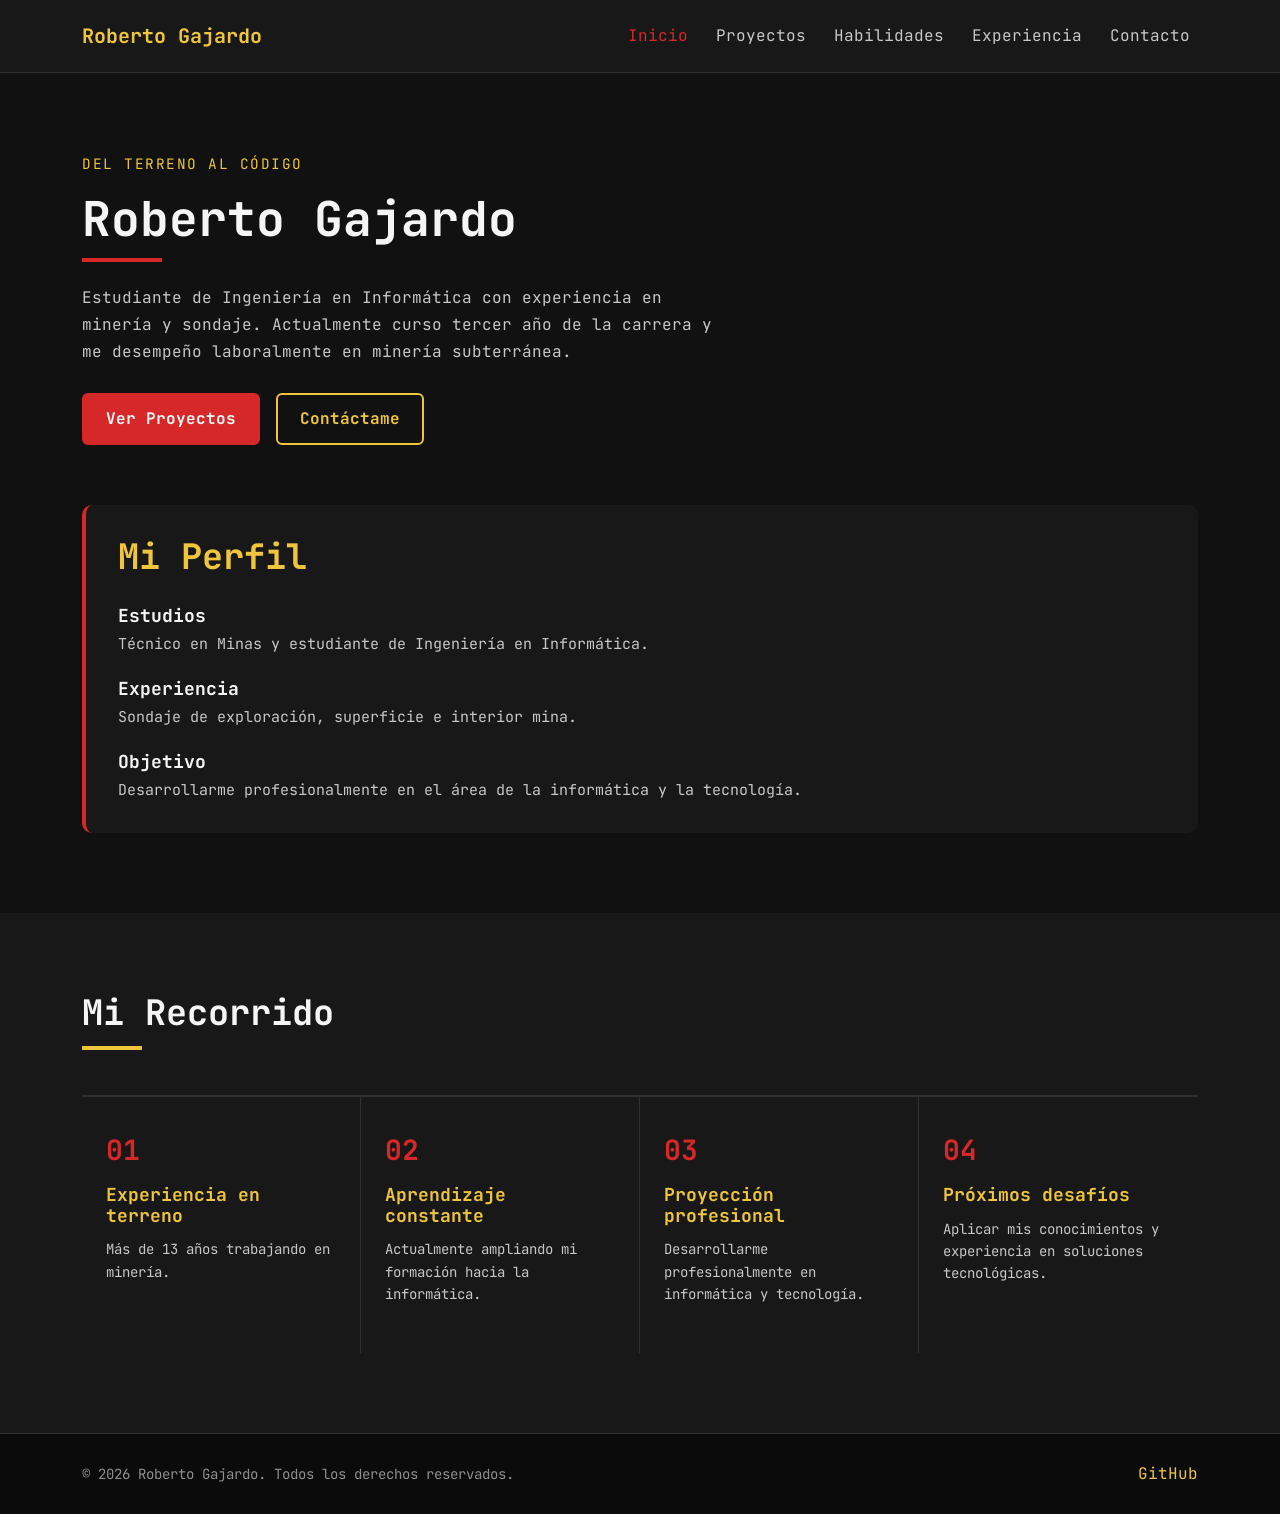
<file: Portafolio/index.html>
<!doctype html>
<html lang="es">
  <head>
    <meta charset="UTF-8" />
    <meta name="viewport" content="width=device-width, initial-scale=1.0" />
    <title>Portafolio - Roberto Gajardo</title>
    <meta
      name="description"
      content="Portafolio de Roberto Gajardo, estudiante de Ingeniería en Informática, técnico en minas y profesional con experiencia en sondaje."
    />
    <!--bootstrap-->
    <link
      href="https://cdn.jsdelivr.net/npm/bootstrap@5.3.8/dist/css/bootstrap.min.css"
      rel="stylesheet"
    />
    <!--tipografía-->

    <link rel="preconnect" href="https://fonts.googleapis.com" />
    <link rel="preconnect" href="https://fonts.gstatic.com" crossorigin />
    <link
      href="https://fonts.googleapis.com/css2?family=JetBrains+Mono:wght@500&display=swap"
      rel="stylesheet"
    />
    <!--css Propio -->
    <link rel="stylesheet" href="../CSS/style.css" />
  </head>

  <body>
    <!--barra de navegación-->

    <nav class="navbar navbar-expand-lg" aria-label="Barra de navegación">
      <div class="container">
        <a class="navbar-brand" href="index.html">Roberto Gajardo</a>

        <button
          class="navbar-toggler"
          type="button"
          data-bs-toggle="collapse"
          data-bs-target="#navbarNav"
          aria-controls="navbarNav"
          aria-expanded="false"
          aria-label="Abrir menú de navegación"
        >
          <span class="navbar-toggler-icon"></span>
        </button>

        <div class="collapse navbar-collapse" id="navbarNav">
          <ul class="navbar-nav">
            <li class="nav-item">
              <a class="nav-link active" aria-current="page" href="index.html"
                >Inicio</a
              >
            </li>
            <li class="nav-item">
              <a class="nav-link" href="proyectos.html">Proyectos</a>
            </li>
            <li class="nav-item">
              <a class="nav-link" href="habilidades.html">Habilidades</a>
            </li>
            <li class="nav-item">
              <a class="nav-link" href="experiencia.html">Experiencia</a>
            </li>
            <li class="nav-item">
              <a class="nav-link" href="contacto.html">Contacto</a>
            </li>
          </ul>
        </div>
      </div>
    </nav>
    
    <main>
      <section class="hero">
        <div class="container">
          <div class="hero-content">
            <p class="eyebrow">Del terreno al código</p>
            <h1>Roberto Gajardo</h1>

            <p class="hero-description">
              Estudiante de Ingeniería en Informática con experiencia en minería
              y sondaje. Actualmente curso tercer año de la carrera y me
              desempeño laboralmente en minería subterránea.
            </p>

            <div class="hero-buttons">
              <a href="proyectos.html" class="hero-btn-primary"
                >Ver Proyectos</a
              >
              <a href="contacto.html" class="hero-btn-secondary">Contáctame</a>
            </div>
          </div>

          <div class="hero-info">
            <h2>Mi Perfil</h2>

            <div class="info-item">
              <h3>Estudios</h3>
              <p>Técnico en Minas y estudiante de Ingeniería en Informática.</p>
            </div>

            <div class="info-item">
              <h3>Experiencia</h3>
              <p>Sondaje de exploración, superficie e interior mina.</p>
            </div>

            <div class="info-item">
              <h3>Objetivo</h3>
              <p>
                Desarrollarme profesionalmente en el área de la informática y la
                tecnología.
              </p>
            </div>
          </div>
        </div>
      </section>

      <section class="timeline">
        <div class="container">
          <div class="timeline-head">
            <h2>Mi Recorrido</h2>
          </div>

          <div class="timeline-list">
            <div class="timeline-item">
              <span class="timeline-number">01</span>
              <h3>Experiencia en terreno</h3>
              <p>Más de 13 años trabajando en minería.</p>
            </div>

            <div class="timeline-item">
              <span class="timeline-number">02</span>
              <h3>Aprendizaje constante</h3>
              <p>Actualmente ampliando mi formación hacia la informática.</p>
            </div>

            <div class="timeline-item">
              <span class="timeline-number">03</span>
              <h3>Proyección profesional</h3>
              <p>Desarrollarme profesionalmente en informática y tecnología.</p>
            </div>

            <div class="timeline-item">
              <span class="timeline-number">04</span>
              <h3>Próximos desafíos</h3>
              <p>
                Aplicar mis conocimientos y experiencia en soluciones
                tecnológicas.
              </p>
            </div>
          </div>
        </div>
      </section>
    </main>

    <!--footer-->

    <footer class="footer">
      <div class="container">
        <p>&copy; 2026 Roberto Gajardo. Todos los derechos reservados.</p>
        <a
          class="footer-link"
          href="https://github.com/gajardo262-cmyk"
          target="_blank"
          rel="noopener"
          >GitHub</a
        >
      </div>
    </footer>

    <!--bootstrap js-->

    <script src="https://cdn.jsdelivr.net/npm/bootstrap@5.3.8/dist/js/bootstrap.bundle.min.js"></script>
  </body>
</html>
</file>
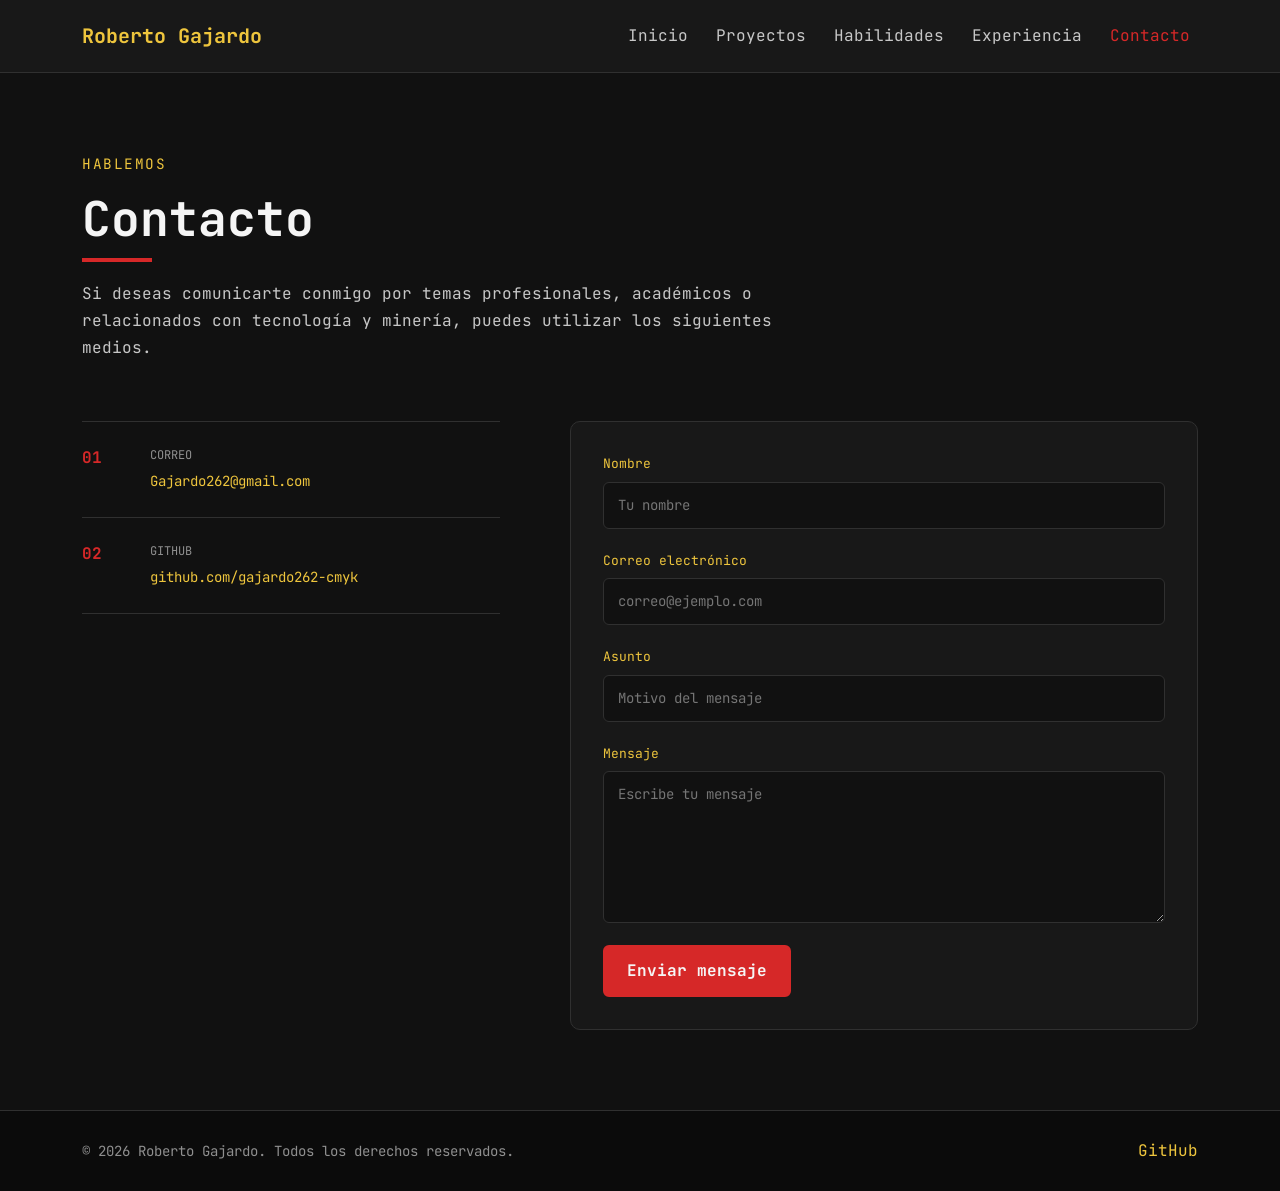
<file: Portafolio/contacto.html>
<!doctype html>
<html lang="es">
  <head>
    <meta charset="UTF-8" />
    <meta name="viewport" content="width=device-width, initial-scale=1.0" />

    <title>Contacto - Roberto Gajardo</title>

    <meta
      name="description"
      content="Página de contacto del portafolio de Roberto Gajardo."
    />

    <link
      href="https://cdn.jsdelivr.net/npm/bootstrap@5.3.8/dist/css/bootstrap.min.css"
      rel="stylesheet"
    />


    <link rel="preconnect" href="https://fonts.googleapis.com" />
    <link rel="preconnect" href="https://fonts.gstatic.com" crossorigin />
    <link
      href="https://fonts.googleapis.com/css2?family=JetBrains+Mono:wght@500&display=swap"
      rel="stylesheet"
    />


    <link rel="stylesheet" href="../CSS/style.css" />
  </head>

  <body>


    <nav class="navbar navbar-expand-lg" aria-label="Barra de navegación">
      <div class="container">
        <a class="navbar-brand" href="index.html">Roberto Gajardo</a>

        <button
          class="navbar-toggler"
          type="button"
          data-bs-toggle="collapse"
          data-bs-target="#navbarNav"
          aria-controls="navbarNav"
          aria-expanded="false"
          aria-label="Abrir menú de navegación"
        >
          <span class="navbar-toggler-icon"></span>
        </button>

        <div class="collapse navbar-collapse" id="navbarNav">
          <ul class="navbar-nav">
            <li class="nav-item">
              <a class="nav-link" href="index.html">Inicio</a>
            </li>

            <li class="nav-item">
              <a class="nav-link" href="proyectos.html">Proyectos</a>
            </li>

            <li class="nav-item">
              <a class="nav-link" href="habilidades.html">Habilidades</a>
            </li>

            <li class="nav-item">
              <a class="nav-link" href="experiencia.html">Experiencia</a>
            </li>

            <li class="nav-item">
              <a
                class="nav-link active"
                aria-current="page"
                href="contacto.html"
                >Contacto</a
              >
            </li>
          </ul>
        </div>
      </div>
    </nav>

    <main>
  

      <section class="contact-page">
        <div class="container">
          <div class="contact-head">
            <p class="eyebrow">Hablemos</p>

            <h1>Contacto</h1>

            <p>
              Si deseas comunicarte conmigo por temas profesionales, académicos
              o relacionados con tecnología y minería, puedes utilizar los
              siguientes medios.
            </p>
          </div>

          <div class="contact-layout">
        

            <div class="contact-info">
          

              <div class="contact-info-item">
                <span>01</span>

                <div>
                  <p>Correo</p>

                  <a href="mailto:Gajardo262@gmail.com" target="_blank" rel="noopener noreferrer">
                    Gajardo262@gmail.com
                  </a>
                </div>
              </div>

   

              <div class="contact-info-item">
                <span>02</span>

                <div>
                  <p>GitHub</p>

                  <a
                    href="https://github.com/gajardo262-cmyk"
                    target="_blank"
                    rel="noopener"
                  >
                    github.com/gajardo262-cmyk
                  </a>
                </div>
              </div>
            </div>


            <form class="contact-form" novalidate>
          

              <div class="form-group">
                <label for="nombre">Nombre</label>

                <input
                  type="text"
                  id="nombre"
                  name="nombre"
                  placeholder="Tu nombre"
                  required
                />
              </div>

  

              <div class="form-group">
                <label for="correo">Correo electrónico</label>

                <input
                  type="email"
                  id="correo"
                  name="correo"
                  placeholder="correo@ejemplo.com"
                  required
                />
              </div>

       

              <div class="form-group">
                <label for="asunto">Asunto</label>

                <input
                  type="text"
                  id="asunto"
                  name="asunto"
                  placeholder="Motivo del mensaje"
                  required
                />
              </div>

  

              <div class="form-group">
                <label for="mensaje">Mensaje</label>

                <textarea
                  id="mensaje"
                  name="mensaje"
                  rows="6"
                  placeholder="Escribe tu mensaje"
                  required
                ></textarea>
              </div>

    

              <button type="submit" class="contact-submit">
                Enviar mensaje
              </button>


              <p class="form-message" aria-live="polite"></p>
            </form>
          </div>
        </div>
      </section>
    </main>



    <footer class="footer">
      <div class="container">
        <p>&copy; 2026 Roberto Gajardo. Todos los derechos reservados.</p>

        <a
          class="footer-link"
          href="https://github.com/gajardo262-cmyk"
          target="_blank"
          rel="noopener"
          >GitHub</a
        >
      </div>
    </footer>



    <script src="https://cdn.jsdelivr.net/npm/bootstrap@5.3.8/dist/js/bootstrap.bundle.min.js"></script>


    <script src="../js/script.js"></script>
  </body>
</html>
</file>
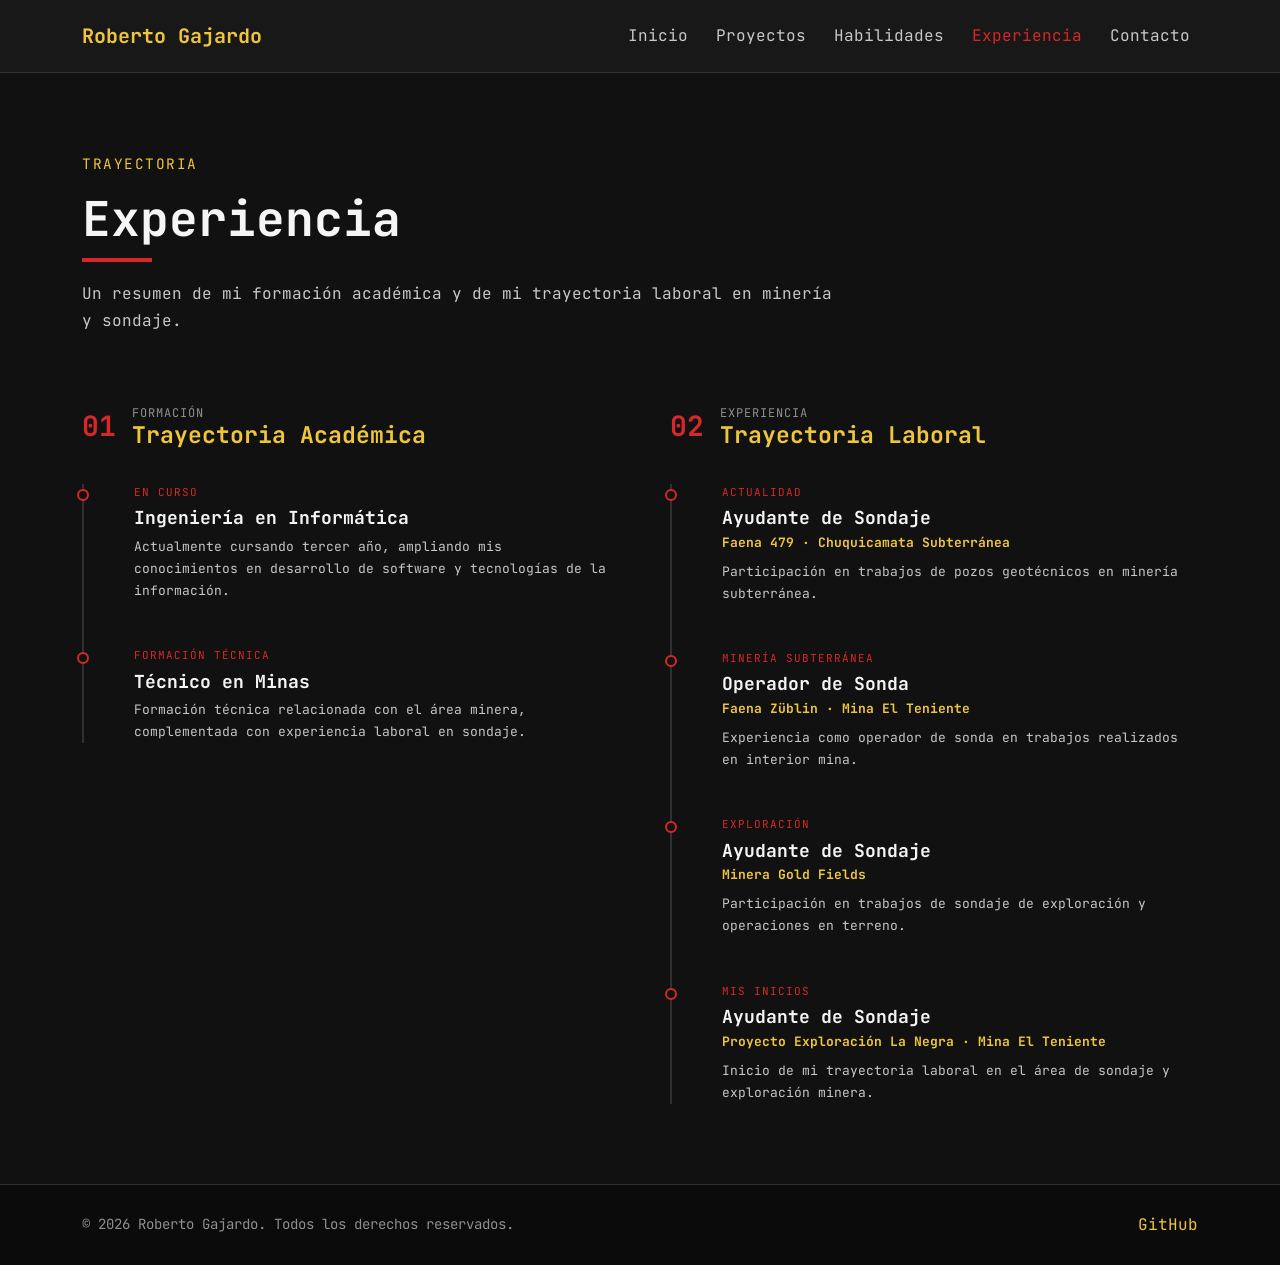
<file: Portafolio/experiencia.html>
<!doctype html>
<html lang="es">
  <head>
    <meta charset="UTF-8" />
    <meta name="viewport" content="width=device-width, initial-scale=1.0" />

    <title>Experiencia - Roberto Gajardo</title>

    <meta
      name="description"
      content="Trayectoria académica y experiencia laboral de Roberto Gajardo."
    />

    <link
      href="https://cdn.jsdelivr.net/npm/bootstrap@5.3.8/dist/css/bootstrap.min.css"
      rel="stylesheet"
    />

    <link rel="preconnect" href="https://fonts.googleapis.com" />
    <link rel="preconnect" href="https://fonts.gstatic.com" crossorigin />
    <link
      href="https://fonts.googleapis.com/css2?family=JetBrains+Mono:wght@500&display=swap"
      rel="stylesheet"
    />

    <link rel="stylesheet" href="../CSS/style.css" />
  </head>

  <body>
    <nav class="navbar navbar-expand-lg" aria-label="Barra de navegación">
      <div class="container">
        <a class="navbar-brand" href="index.html">Roberto Gajardo</a>

        <button
          class="navbar-toggler"
          type="button"
          data-bs-toggle="collapse"
          data-bs-target="#navbarNav"
          aria-controls="navbarNav"
          aria-expanded="false"
          aria-label="Abrir menú de navegación"
        >
          <span class="navbar-toggler-icon"></span>
        </button>

        <div class="collapse navbar-collapse" id="navbarNav">
          <ul class="navbar-nav">
            <li class="nav-item">
              <a class="nav-link" href="index.html">Inicio</a>
            </li>

            <li class="nav-item">
              <a class="nav-link" href="proyectos.html">Proyectos</a>
            </li>

            <li class="nav-item">
              <a class="nav-link" href="habilidades.html">Habilidades</a>
            </li>

            <li class="nav-item">
              <a
                class="nav-link active"
                aria-current="page"
                href="experiencia.html"
                >Experiencia</a
              >
            </li>

            <li class="nav-item">
              <a class="nav-link" href="contacto.html">Contacto</a>
            </li>
          </ul>
        </div>
      </div>
    </nav>

    <main>
      <section class="experience-page">
        <div class="container">
          <div class="experience-head">
            <p class="eyebrow">Trayectoria</p>

            <h1>Experiencia</h1>

            <p>
              Un resumen de mi formación académica y de mi trayectoria laboral
              en minería y sondaje.
            </p>
          </div>

          <div class="experience-columns">
            <section class="career-column">
              <div class="career-title">
                <span>01</span>

                <div>
                  <p>Formación</p>
                  <h2>Trayectoria Académica</h2>
                </div>
              </div>

              <div class="career-list">
                <article class="career-item">
                  <span class="career-status">En curso</span>

                  <h3>Ingeniería en Informática</h3>

                  <p>
                    Actualmente cursando tercer año, ampliando mis conocimientos
                    en desarrollo de software y tecnologías de la información.
                  </p>
                </article>

                <article class="career-item">
                  <span class="career-status">Formación técnica</span>

                  <h3>Técnico en Minas</h3>

                  <p>
                    Formación técnica relacionada con el área minera,
                    complementada con experiencia laboral en sondaje.
                  </p>
                </article>
              </div>
            </section>

            <section class="career-column">
              <div class="career-title">
                <span>02</span>

                <div>
                  <p>Experiencia</p>
                  <h2>Trayectoria Laboral</h2>
                </div>
              </div>

              <div class="career-list">
                <article class="career-item">
                  <span class="career-status">Actualidad</span>

                  <h3>Ayudante de Sondaje</h3>

                  <h4>Faena 479 · Chuquicamata Subterránea</h4>

                  <p>
                    Participación en trabajos de pozos geotécnicos en minería
                    subterránea.
                  </p>
                </article>

                <article class="career-item">
                  <span class="career-status">Minería subterránea</span>

                  <h3>Operador de Sonda</h3>

                  <h4>Faena Züblin · Mina El Teniente</h4>

                  <p>
                    Experiencia como operador de sonda en trabajos realizados en
                    interior mina.
                  </p>
                </article>

                <article class="career-item">
                  <span class="career-status">Exploración</span>

                  <h3>Ayudante de Sondaje</h3>

                  <h4>Minera Gold Fields</h4>

                  <p>
                    Participación en trabajos de sondaje de exploración y
                    operaciones en terreno.
                  </p>
                </article>

                <article class="career-item">
                  <span class="career-status">Mis inicios</span>

                  <h3>Ayudante de Sondaje</h3>

                  <h4>Proyecto Exploración La Negra · Mina El Teniente</h4>

                  <p>
                    Inicio de mi trayectoria laboral en el área de sondaje y
                    exploración minera.
                  </p>
                </article>
              </div>
            </section>
          </div>
        </div>
      </section>
    </main>

    <footer class="footer">
      <div class="container">
        <p>&copy; 2026 Roberto Gajardo. Todos los derechos reservados.</p>

        <a
          class="footer-link"
          href="https://github.com/gajardo262-cmyk"
          target="_blank"
          rel="noopener"
          >GitHub</a
        >
      </div>
    </footer>

    <script src="https://cdn.jsdelivr.net/npm/bootstrap@5.3.8/dist/js/bootstrap.bundle.min.js"></script>
  </body>
</html>
</file>
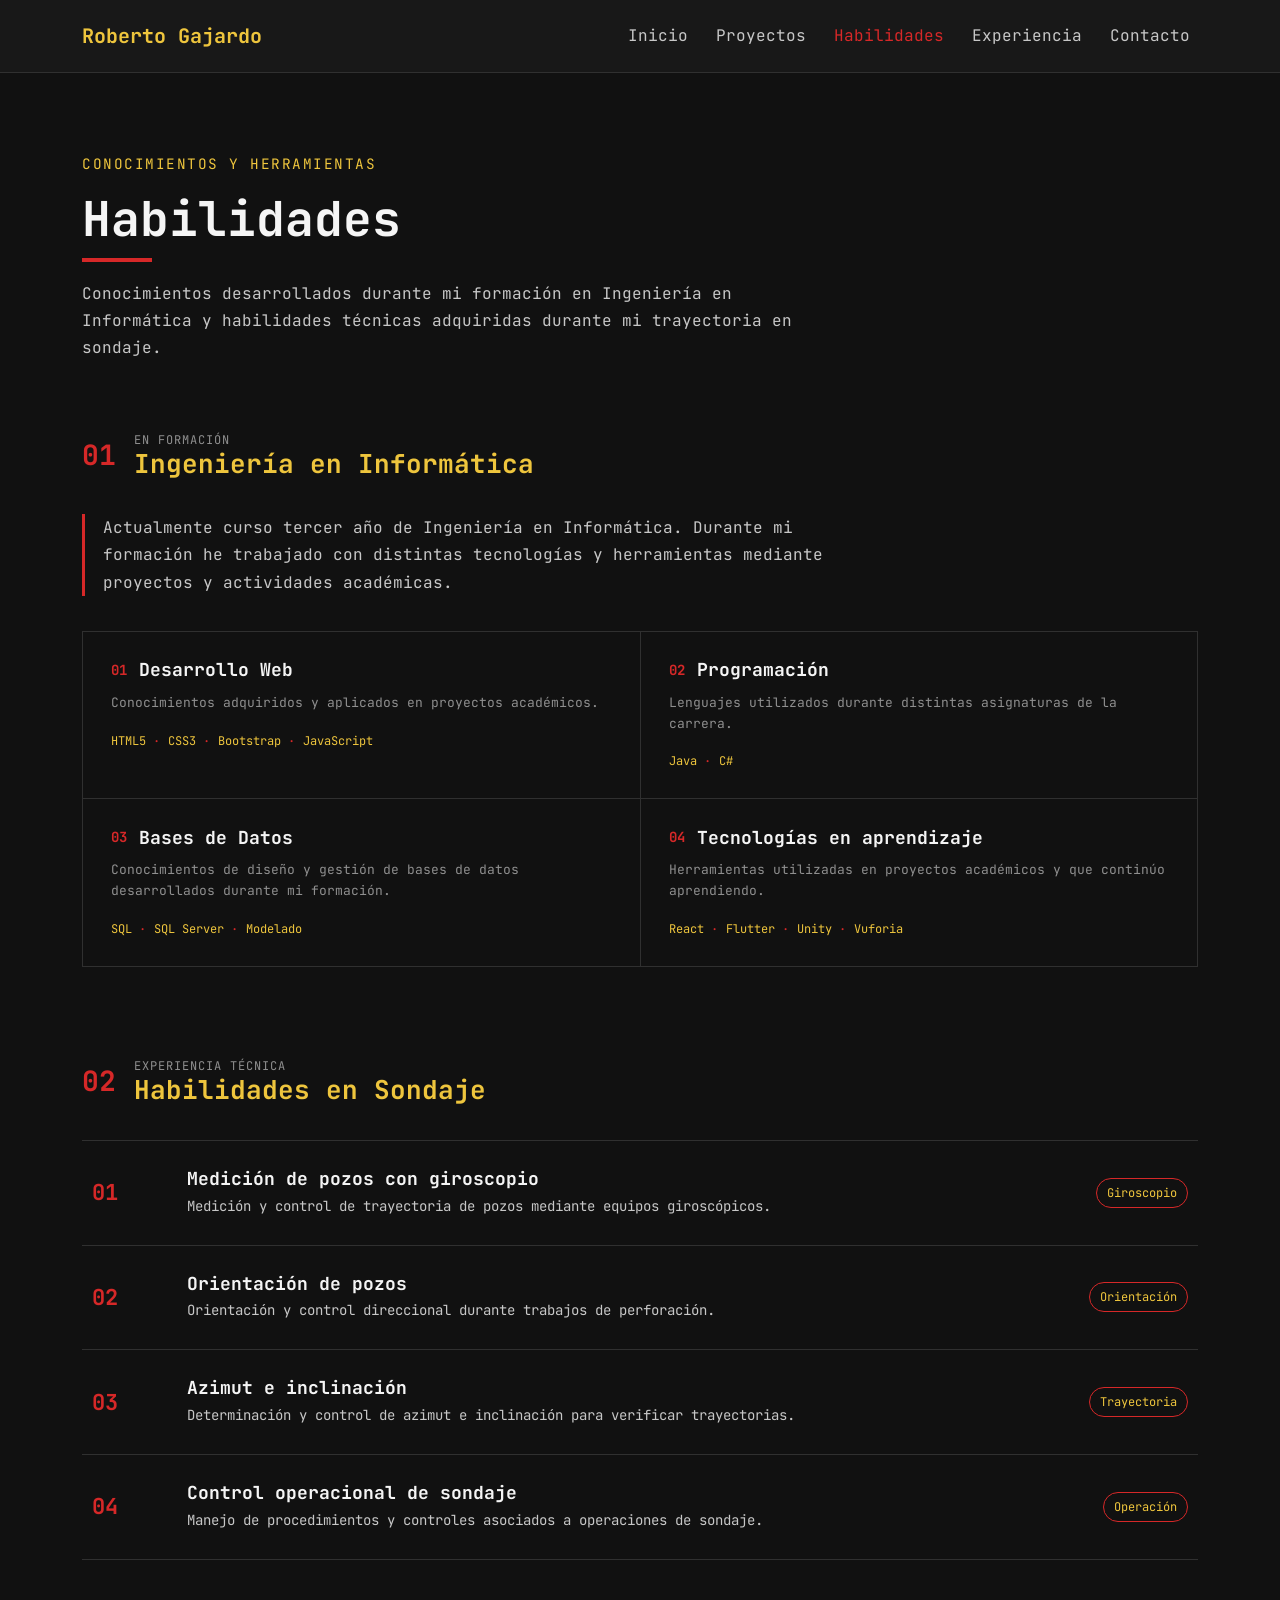
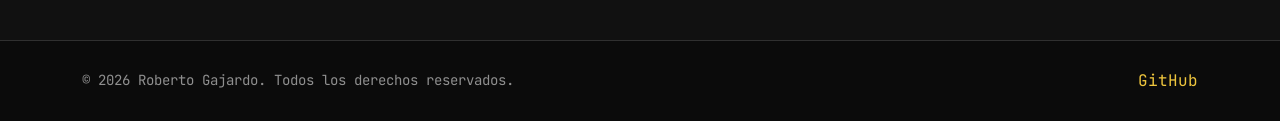
<file: Portafolio/habilidades.html>
<!doctype html>
<html lang="es">
  <head>
    <meta charset="UTF-8" />
    <meta name="viewport" content="width=device-width, initial-scale=1.0" />

    <title>Habilidades - Roberto Gajardo</title>

    <meta
      name="description"
      content="Habilidades y conocimientos de Roberto Gajardo en informática, minería y sondaje."
    />

    <link
      href="https://cdn.jsdelivr.net/npm/bootstrap@5.3.8/dist/css/bootstrap.min.css"
      rel="stylesheet"
    />

    <link rel="preconnect" href="https://fonts.googleapis.com" />
    <link rel="preconnect" href="https://fonts.gstatic.com" crossorigin />
    <link
      href="https://fonts.googleapis.com/css2?family=JetBrains+Mono:wght@500&display=swap"
      rel="stylesheet"
    />

    <link rel="stylesheet" href="../CSS/style.css" />
  </head>

  <body>
    <nav class="navbar navbar-expand-lg" aria-label="Barra de navegación">
      <div class="container">
        <a class="navbar-brand" href="index.html">Roberto Gajardo</a>

        <button
          class="navbar-toggler"
          type="button"
          data-bs-toggle="collapse"
          data-bs-target="#navbarNav"
          aria-controls="navbarNav"
          aria-expanded="false"
          aria-label="Abrir menú de navegación"
        >
          <span class="navbar-toggler-icon"></span>
        </button>

        <div class="collapse navbar-collapse" id="navbarNav">
          <ul class="navbar-nav">
            <li class="nav-item">
              <a class="nav-link" href="index.html">Inicio</a>
            </li>

            <li class="nav-item">
              <a class="nav-link" href="proyectos.html">Proyectos</a>
            </li>

            <li class="nav-item">
              <a
                class="nav-link active"
                aria-current="page"
                href="habilidades.html"
                >Habilidades</a
              >
            </li>

            <li class="nav-item">
              <a class="nav-link" href="experiencia.html">Experiencia</a>
            </li>

            <li class="nav-item">
              <a class="nav-link" href="contacto.html">Contacto</a>
            </li>
          </ul>
        </div>
      </div>
    </nav>

    <main>
      <section class="skills-page">
        <div class="container">
          <div class="skills-page-head">
            <p class="eyebrow">Conocimientos y herramientas</p>

            <h1>Habilidades</h1>

            <p>
              Conocimientos desarrollados durante mi formación en Ingeniería en
              Informática y habilidades técnicas adquiridas durante mi
              trayectoria en sondaje.
            </p>
          </div>

          <section class="skills-block student-skills">
            <div class="skills-block-title">
              <span>01</span>

              <div>
                <p>En formación</p>
                <h2>Ingeniería en Informática</h2>
              </div>
            </div>

            <div class="student-intro">
              <p>
                Actualmente curso tercer año de Ingeniería en Informática.
                Durante mi formación he trabajado con distintas tecnologías y
                herramientas mediante proyectos y actividades académicas.
              </p>
            </div>

            <div class="learning-list">
              <div class="learning-item">
                <div class="learning-title">
                  <span>01</span>
                  <h3>Desarrollo Web</h3>
                </div>

                <p>
                  Conocimientos adquiridos y aplicados en proyectos académicos.
                </p>

                <div class="learning-tags">
                  <span>HTML5</span>
                  <span>CSS3</span>
                  <span>Bootstrap</span>
                  <span>JavaScript</span>
                </div>
              </div>

              <div class="learning-item">
                <div class="learning-title">
                  <span>02</span>
                  <h3>Programación</h3>
                </div>

                <p>
                  Lenguajes utilizados durante distintas asignaturas de la
                  carrera.
                </p>

                <div class="learning-tags">
                  <span>Java</span>
                  <span>C#</span>
                </div>
              </div>

              <div class="learning-item">
                <div class="learning-title">
                  <span>03</span>
                  <h3>Bases de Datos</h3>
                </div>

                <p>
                  Conocimientos de diseño y gestión de bases de datos
                  desarrollados durante mi formación.
                </p>

                <div class="learning-tags">
                  <span>SQL</span>
                  <span>SQL Server</span>
                  <span>Modelado</span>
                </div>
              </div>

              <div class="learning-item">
                <div class="learning-title">
                  <span>04</span>
                  <h3>Tecnologías en aprendizaje</h3>
                </div>

                <p>
                  Herramientas utilizadas en proyectos académicos y que continúo
                  aprendiendo.
                </p>

                <div class="learning-tags">
                  <span>React</span>
                  <span>Flutter</span>
                  <span>Unity</span>
                  <span>Vuforia</span>
                </div>
              </div>
            </div>
          </section>

          <section class="skills-block">
            <div class="skills-block-title">
              <span>02</span>

              <div>
                <p>Experiencia técnica</p>
                <h2>Habilidades en Sondaje</h2>
              </div>
            </div>

            <div class="technical-list">
              <article class="technical-row">
                <span class="technical-number">01</span>

                <div class="technical-content">
                  <h3>Medición de pozos con giroscopio</h3>

                  <p>
                    Medición y control de trayectoria de pozos mediante equipos
                    giroscópicos.
                  </p>
                </div>

                <span class="technical-tag">Giroscopio</span>
              </article>

              <article class="technical-row">
                <span class="technical-number">02</span>

                <div class="technical-content">
                  <h3>Orientación de pozos</h3>

                  <p>
                    Orientación y control direccional durante trabajos de
                    perforación.
                  </p>
                </div>

                <span class="technical-tag">Orientación</span>
              </article>

              <article class="technical-row">
                <span class="technical-number">03</span>

                <div class="technical-content">
                  <h3>Azimut e inclinación</h3>

                  <p>
                    Determinación y control de azimut e inclinación para
                    verificar trayectorias.
                  </p>
                </div>

                <span class="technical-tag">Trayectoria</span>
              </article>

              <article class="technical-row">
                <span class="technical-number">04</span>

                <div class="technical-content">
                  <h3>Control operacional de sondaje</h3>

                  <p>
                    Manejo de procedimientos y controles asociados a operaciones
                    de sondaje.
                  </p>
                </div>

                <span class="technical-tag">Operación</span>
              </article>
            </div>
          </section>
        </div>
      </section>
    </main>

    <footer class="footer">
      <div class="container">
        <p>&copy; 2026 Roberto Gajardo. Todos los derechos reservados.</p>

        <a
          class="footer-link"
          href="https://github.com/gajardo262-cmyk"
          target="_blank"
          rel="noopener"
          >GitHub</a
        >
      </div>
    </footer>

    <script src="https://cdn.jsdelivr.net/npm/bootstrap@5.3.8/dist/js/bootstrap.bundle.min.js"></script>
  </body>
</html>
</file>
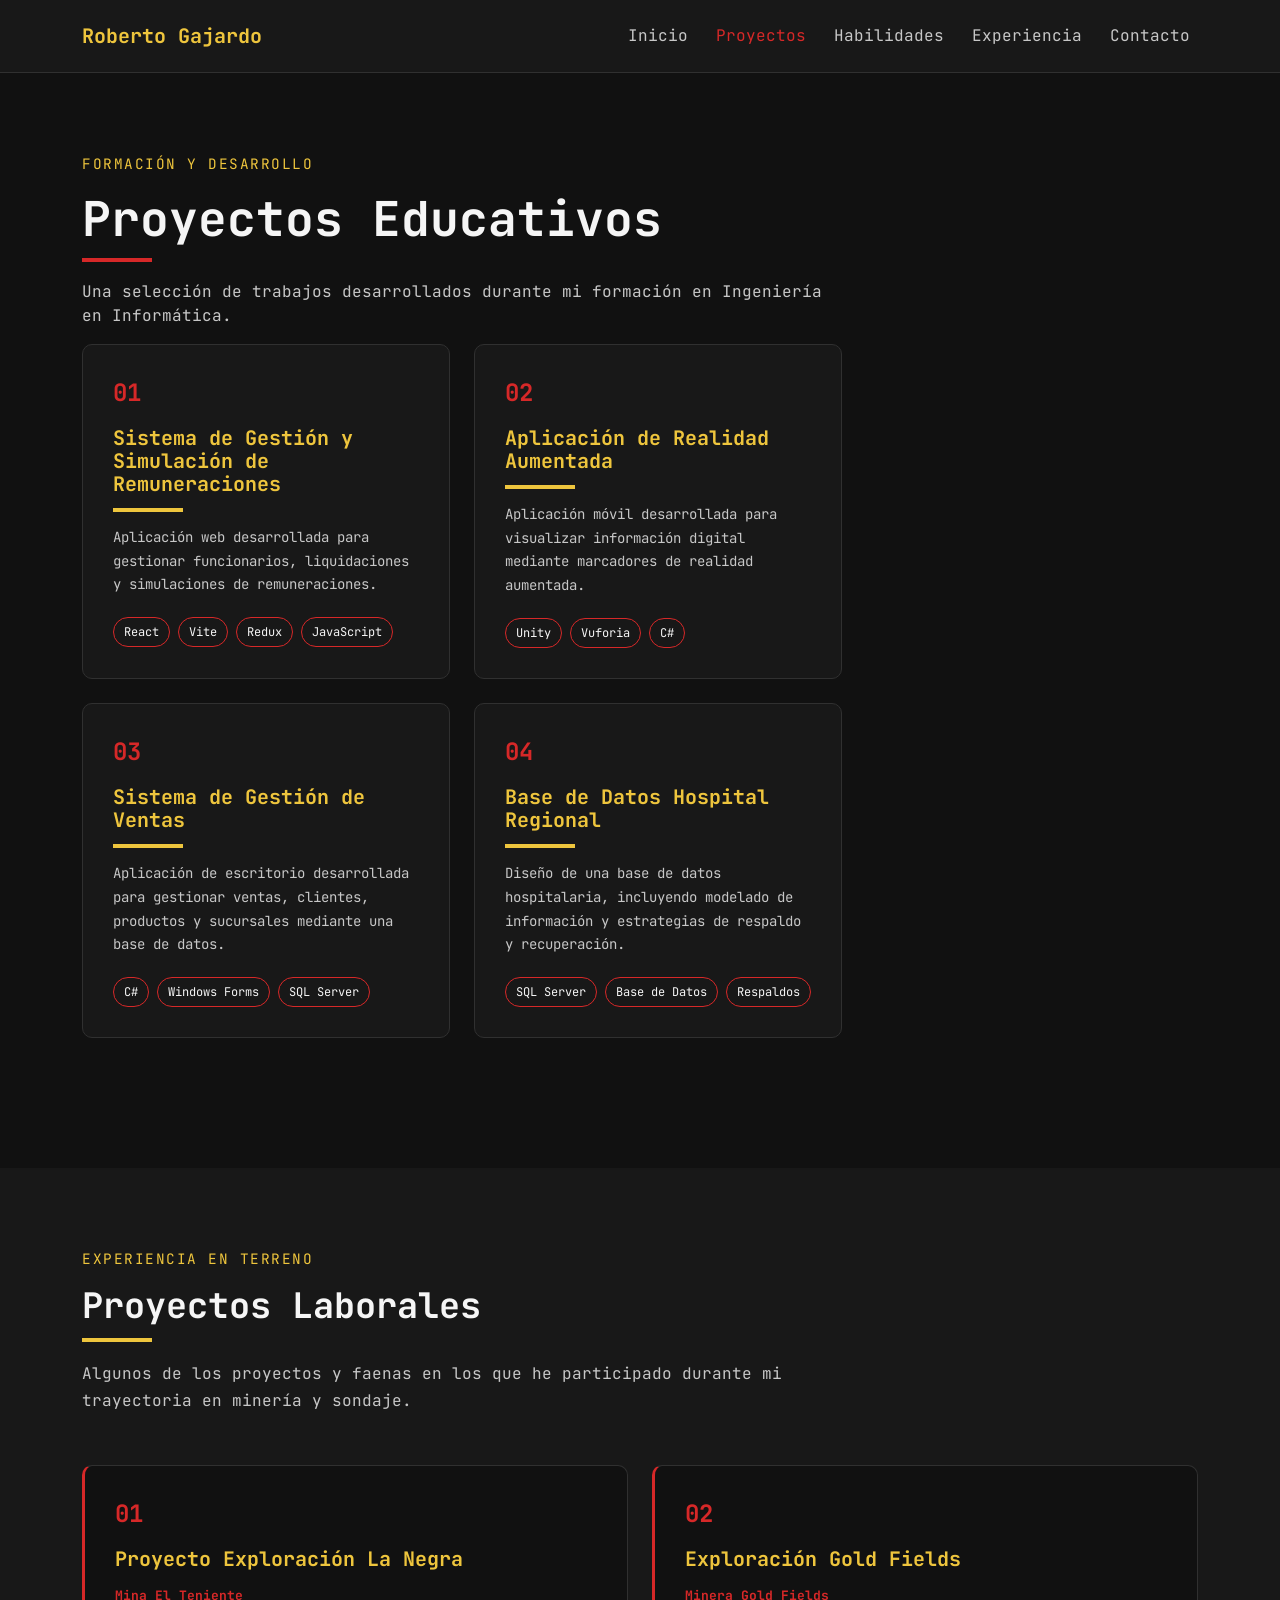
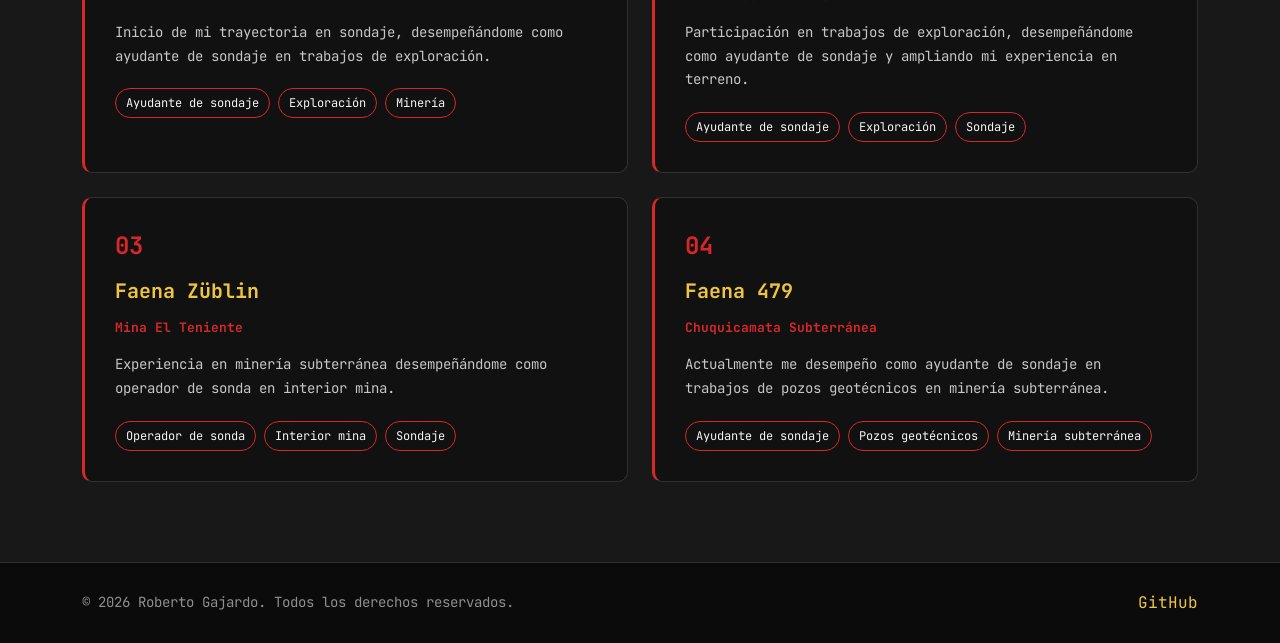
<file: Portafolio/proyectos.html>
<!doctype html>
<html lang="es">
  <head>
    <meta charset="UTF-8" />
    <meta name="viewport" content="width=device-width, initial-scale=1.0" />

    <title>Proyectos - Roberto Gajardo</title>

    <meta
      name="description"
      content="Proyectos educativos y laborales de Roberto Gajardo."
    />

    <link
      href="https://cdn.jsdelivr.net/npm/bootstrap@5.3.8/dist/css/bootstrap.min.css"
      rel="stylesheet"
    />

    <link rel="preconnect" href="https://fonts.googleapis.com" />
    <link rel="preconnect" href="https://fonts.gstatic.com" crossorigin />
    <link
      href="https://fonts.googleapis.com/css2?family=JetBrains+Mono:wght@500&display=swap"
      rel="stylesheet"
    />

    <link rel="stylesheet" href="../CSS/style.css" />
  </head>

  <body>
    <nav class="navbar navbar-expand-lg" aria-label="Barra de navegación">
      <div class="container">
        <a class="navbar-brand" href="index.html">Roberto Gajardo</a>

        <button
          class="navbar-toggler"
          type="button"
          data-bs-toggle="collapse"
          data-bs-target="#navbarNav"
          aria-controls="navbarNav"
          aria-expanded="false"
          aria-label="Abrir menú de navegación"
        >
          <span class="navbar-toggler-icon"></span>
        </button>

        <div class="collapse navbar-collapse" id="navbarNav">
          <ul class="navbar-nav">
            <li class="nav-item">
              <a class="nav-link" href="index.html">Inicio</a>
            </li>

            <li class="nav-item">
              <a
                class="nav-link active"
                aria-current="page"
                href="proyectos.html"
                >Proyectos</a
              >
            </li>

            <li class="nav-item">
              <a class="nav-link" href="habilidades.html">Habilidades</a>
            </li>

            <li class="nav-item">
              <a class="nav-link" href="experiencia.html">Experiencia</a>
            </li>

            <li class="nav-item">
              <a class="nav-link" href="contacto.html">Contacto</a>
            </li>
          </ul>
        </div>
      </div>
    </nav>

    <main>
      <!--proyectos educativos-->

      <section class="projects" aria-labelledby="projects-title">
        <div class="container">
          <div class="projects-head">
            <p class="eyebrow">Formación y desarrollo</p>

            <h1 id="projects-title">Proyectos Educativos</h1>

            <p>
              Una selección de trabajos desarrollados durante mi formación en
              Ingeniería en Informática.
            </p>
          
          <div id="lista-proyectos" class="projects-grid"></div>
        </div>
      </section>

      <!--proyectos laborales-->

      <section class="work-projects">
        <div class="container">
          <div class="projects-head">
            <p class="eyebrow">Experiencia en terreno</p>

            <h2>Proyectos Laborales</h2>

            <p>
              Algunos de los proyectos y faenas en los que he participado
              durante mi trayectoria en minería y sondaje.
            </p>
          </div>

          <div class="projects-grid">
            <article class="project-card">
              <span class="project-number">01</span>

              <h3>Proyecto Exploración La Negra</h3>

              <p class="work-location">Mina El Teniente</p>

              <p>
                Inicio de mi trayectoria en sondaje, desempeñándome como
                ayudante de sondaje en trabajos de exploración.
              </p>

              <div class="project-technologies">
                <span>Ayudante de sondaje</span>
                <span>Exploración</span>
                <span>Minería</span>
              </div>
            </article>

            <article class="project-card">
              <span class="project-number">02</span>

              <h3>Exploración Gold Fields</h3>

              <p class="work-location">Minera Gold Fields</p>

              <p>
                Participación en trabajos de exploración, desempeñándome como
                ayudante de sondaje y ampliando mi experiencia en terreno.
              </p>

              <div class="project-technologies">
                <span>Ayudante de sondaje</span>
                <span>Exploración</span>
                <span>Sondaje</span>
              </div>
            </article>

            <article class="project-card">
              <span class="project-number">03</span>

              <h3>Faena Züblin</h3>

              <p class="work-location">Mina El Teniente</p>

              <p>
                Experiencia en minería subterránea desempeñándome como operador
                de sonda en interior mina.
              </p>

              <div class="project-technologies">
                <span>Operador de sonda</span>
                <span>Interior mina</span>
                <span>Sondaje</span>
              </div>
            </article>

            <article class="project-card">
              <span class="project-number">04</span>

              <h3>Faena 479</h3>

              <p class="work-location">Chuquicamata Subterránea</p>

              <p>
                Actualmente me desempeño como ayudante de sondaje en trabajos de
                pozos geotécnicos en minería subterránea.
              </p>

              <div class="project-technologies">
                <span>Ayudante de sondaje</span>
                <span>Pozos geotécnicos</span>
                <span>Minería subterránea</span>
              </div>
            </article>
          </div>
        </div>
      </section>
    </main>

    <footer class="footer">
      <div class="container">
        <p>&copy; 2026 Roberto Gajardo. Todos los derechos reservados.</p>

        <a
          class="footer-link"
          href="https://github.com/gajardo262-cmyk"
          target="_blank"
          rel="noopener"
          >GitHub</a
        >
      </div>
    </footer>


    <script src="https://cdn.jsdelivr.net/npm/bootstrap@5.3.8/dist/js/bootstrap.bundle.min.js"></script>

    <!--javascript propio-->

    <script src="../js/data.js"></script>
    <script src="../js/script.js"></script>
  </body>
</html>
</file>
<file: CSS/style.css>
/* CSS reset */
*,
*::before,
*::after {
  box-sizing: border-box;
  margin: 0;
  padding: 0;
}

html {
  scroll-behavior: smooth;
}

body {
  min-height: 100vh;
  line-height: 1.5;
}

img,
picture,
svg {
  display: block;
  max-width: 100%;
}

a {
  color: inherit;
  text-decoration: none;
}

ul,
ol {
  list-style: none;
}

button,
input,
textarea,
select {
  font: inherit;
}

/* Estilos para el contenido principal */

body {
  background-color: #111111;
  color: #f5f5f5;
  font-family: "JetBrains Mono", monospace;
}

h1,
h2,
h3,
h4 {
  font-weight: 700;
  line-height: 1.15;
}

h1 {
  font-size: clamp(2rem, 5vw, 3rem);
}

h2 {
  font-size: clamp(1.6rem, 4vw, 2.2rem);
}

h3 {
  font-size: 1.2rem;
}

p {
  color: #c7c7c7;
}

.eyebrow {
  color: #eec53d;
  font-size: 0.9rem;
  text-transform: uppercase;
  letter-spacing: 1.5px;
  margin-bottom: 16px;
}

/* barra de navegación */


.navbar {
  background-color: #181818;
  padding: 16px 0;
  border-bottom: 1px solid #303030;
}

.navbar-brand {
  color: #eec53d;
  font-weight: 700;
  transition: color 0.3s ease;
}

.navbar-brand:hover {
  color: #d62828;
}

.navbar-nav {
  margin-left: auto;
  gap: 12px;
}

.navbar .nav-link {
  color: #c7c7c7;
  transition: color 0.3s ease;
}

.navbar .nav-link.active {
  color: #d62828;
}

.navbar .nav-link:hover,
.navbar .nav-link.active:hover {
  color: #eec53d;
}

.navbar-toggler {
  border: 1px solid #eec53d;
}

.navbar-toggler:focus {
  box-shadow: none;
}

.navbar-toggler-icon {
  filter: invert(1);
}

/* hero */

.hero {
  padding: 80px 0;
  min-height: 90vh;
  display: flex;
  align-items: center;
}

.hero-content {
  max-width: 850px;
}

.hero h1 {
  margin-bottom: 0;
}

.hero h1::after {
  content: "";
  display: block;
  width: 80px;
  height: 4px;
  background-color: #d62828;
  margin-top: 12px;
}

.hero-description {
  max-width: 650px;
  font-size: 16px;
  line-height: 1.7;
  margin-top: 22px;
  margin-bottom: 28px;
}

.hero-buttons {
  display: flex;
  flex-wrap: wrap;
  gap: 16px;
}

.hero-btn-primary,
.hero-btn-secondary {
  display: inline-block;
  padding: 12px 22px;
  border-radius: 6px;
  font-weight: 700;
  transition: all 0.3s ease;
}

.hero-btn-primary {
  background-color: #d62828;
  color: #f5f5f5;
  border: 2px solid #d62828;
}

.hero-btn-primary:hover {
  background-color: #eec53d;
  border-color: #eec53d;
  color: #111111;
  transform: translateY(-2px);
}

.hero-btn-secondary {
  background-color: transparent;
  color: #eec53d;
  border: 2px solid #eec53d;
}

.hero-btn-secondary:hover {
  background-color: #eec53d;
  color: #111111;
  transform: translateY(-2px);
}


.hero-info {
  margin-top: 60px;
  padding: 32px;
  background-color: #181818;
  border-left: 4px solid #d62828;
  border-radius: 10px;
}

.hero-info h2 {
  color: #eec53d;
  margin-bottom: 28px;
}

.info-item {
  margin-bottom: 24px;
}

.info-item:last-child {
  margin-bottom: 0;
}

.info-item h3 {
  color: #f5f5f5;
  font-size: 18px;
  margin-bottom: 6px;
}

.info-item p {
  font-size: 15px;
  margin-bottom: 0;
}

.timeline {
  background-color: #181818;
  padding: 80px 0;
}

.timeline-head {
  margin-bottom: 45px;
}

.timeline-head h2::after {
  content: "";
  display: block;
  width: 60px;
  height: 4px;
  background-color: #eec53d;
  margin-top: 12px;
}

.timeline-list {
  display: grid;
  grid-template-columns: repeat(4, 1fr);
  border-top: 2px solid #303030;
}

.timeline-item {
  padding: 32px 24px;
  border-right: 1px solid #303030;
  transition:
    background-color 0.3s ease,
    transform 0.3s ease;
}

.timeline-item:last-child {
  border-right: none;
}

.timeline-item:hover {
  background-color: #202020;
  transform: translateY(-4px);
}

.timeline-number {
  display: block;
  color: #d62828;
  font-size: 28px;
  font-weight: 700;
  margin-bottom: 14px;
}

.timeline-item h3 {
  color: #eec53d;
  font-size: 18px;
  margin-bottom: 12px;
}

.timeline-item p {
  font-size: 14px;
  line-height: 1.6;
}

/* footer */

.footer {
  background-color: #0b0b0b;
  border-top: 1px solid #303030;
  padding: 28px 0;
}

.footer .container {
  display: flex;
  align-items: center;
  justify-content: space-between;
  gap: 20px;
}

.footer p {
  color: #8f8f8f;
  font-size: 14px;
  margin: 0;
}

.footer-link {
  color: #eec53d;
  transition: color 0.3s ease;
}

.footer-link:hover {
  color: #d62828;
}
/* CSS proyectos */
.projects,
.work-projects {
  padding: 80px 0;
}

.work-projects {
  background-color: #181818;
}

.projects-head {
  max-width: 760px;
  margin-bottom: 50px;
}

.projects-head h1,
.projects-head h2 {
  margin-bottom: 18px;
}

.projects-head h1::after,
.projects-head h2::after {
  content: "";
  display: block;
  width: 70px;
  height: 4px;
  margin-top: 12px;
}

.projects-head h1::after {
  background-color: #d62828;
}

.projects-head h2::after {
  background-color: #eec53d;
}

.projects-head > p:last-child {
  line-height: 1.7;
}


/* lista de proyectos */

.projects-grid {
  display: grid;
  grid-template-columns: repeat(2, 1fr);
  gap: 24px;
}


/* tarjetas */

.project-card {
  background-color: #181818;
  border: 1px solid #303030;
  border-radius: 10px;
  padding: 30px;
  transition:
    transform 0.3s ease,
    border-color 0.3s ease;
}

.work-projects .project-card {
  background-color: #111111;
  border-left: 3px solid #d62828;
}

.project-card:hover {
  transform: translateY(-5px);
  border-color: #eec53d;
}


/* número del proyecto */

.project-number {
  display: block;
  color: #d62828;
  font-size: 24px;
  font-weight: 700;
  margin-bottom: 16px;
}


/* títulos */

.project-card h2,
.project-card h3 {
  color: #eec53d;
  font-size: 20px;
  margin-bottom: 14px;
}


/* descripción */

.project-card p {
  font-size: 14px;
  line-height: 1.7;
  margin-bottom: 20px;
}


/* ubicación de proyectos laborales */

.work-location {
  color: #d62828 !important;
  font-size: 13px !important;
  font-weight: 700;
  margin-bottom: 14px !important;
}


/* tecnologías y etiquetas */

.project-technologies {
  display: flex;
  flex-wrap: wrap;
  gap: 8px;
}

.project-technologies span {
  border: 1px solid #d62828;
  color: #f5f5f5;
  border-radius: 20px;
  padding: 5px 10px;
  font-size: 12px;
}

  /* Habilidades*/

.skills-page {
  padding: 80px 0;
}

.skills-page-head {
  max-width: 760px;
  margin-bottom: 70px;
}

.skills-page-head h1 {
  margin-bottom: 18px;
}

.skills-page-head h1::after {
  content: "";
  display: block;
  width: 70px;
  height: 4px;
  background-color: #d62828;
  margin-top: 12px;
}

.skills-page-head > p:last-child {
  line-height: 1.7;
}


/* bloques principales */

.skills-block {
  margin-bottom: 90px;
}

.skills-block:last-child {
  margin-bottom: 0;
}

.skills-block-title {
  display: flex;
  align-items: center;
  gap: 18px;
  margin-bottom: 35px;
}

.skills-block-title > span {
  color: #d62828;
  font-size: 28px;
  font-weight: 700;
}

.skills-block-title p {
  color: #8f8f8f;
  font-size: 12px;
  text-transform: uppercase;
  letter-spacing: 1px;
  margin: 0;
}

.skills-block-title h2 {
  color: #eec53d;
  font-size: 26px;
  margin: 0;
}


/* informática en formación */

.student-intro {
  max-width: 750px;
  margin-bottom: 35px;
  padding-left: 18px;
  border-left: 3px solid #d62828;
}

.student-intro p {
  line-height: 1.7;
}

.learning-list {
  display: grid;
  grid-template-columns: repeat(2, 1fr);
  border-top: 1px solid #303030;
  border-left: 1px solid #303030;
}

.learning-item {
  padding: 28px;
  border-right: 1px solid #303030;
  border-bottom: 1px solid #303030;
}

.learning-title {
  display: flex;
  align-items: center;
  gap: 12px;
  margin-bottom: 12px;
}

.learning-title span {
  color: #d62828;
  font-size: 14px;
  font-weight: 700;
}

.learning-title h3 {
  color: #f5f5f5;
  font-size: 18px;
  margin: 0;
}

.learning-item > p {
  color: #8f8f8f;
  font-size: 13px;
  line-height: 1.6;
  margin-bottom: 18px;
}

.learning-tags {
  display: flex;
  flex-wrap: wrap;
  gap: 8px;
}

.learning-tags span {
  color: #eec53d;
  font-size: 12px;
}

.learning-tags span:not(:last-child)::after {
  content: " ·";
  color: #d62828;
}


/* habilidades técnicas de sondaje */

.technical-list {
  border-top: 1px solid #303030;
}

.technical-row {
  display: grid;
  grid-template-columns: 70px 1fr auto;
  align-items: center;
  gap: 25px;
  padding: 28px 10px;
  border-bottom: 1px solid #303030;
  transition:
    background-color 0.3s ease,
    padding-left 0.3s ease;
}

.technical-row:hover {
  background-color: #181818;
  padding-left: 20px;
}

.technical-number {
  color: #d62828;
  font-size: 22px;
  font-weight: 700;
  transition: color 0.3s ease;
}

.technical-row:hover .technical-number {
  color: #eec53d;
}

.technical-content h3 {
  color: #f5f5f5;
  font-size: 18px;
  margin-bottom: 6px;
}

.technical-content p {
  font-size: 14px;
  margin: 0;
}

.technical-tag {
  color: #eec53d;
  border: 1px solid #d62828;
  border-radius: 20px;
  padding: 5px 10px;
  font-size: 12px;
}

/* Experiencia */

/* --------------------------------------------------------------------------
   10. EXPERIENCIA
   -------------------------------------------------------------------------- */

.experience-page {
  padding: 80px 0;
}

.experience-head {
  max-width: 760px;
  margin-bottom: 70px;
}

.experience-head h1 {
  margin-bottom: 18px;
}

.experience-head h1::after {
  content: "";
  display: block;
  width: 70px;
  height: 4px;
  background-color: #d62828;
  margin-top: 12px;
}

.experience-head > p:last-child {
  line-height: 1.7;
}


/* columnas académica y laboral */

.experience-columns {
  display: grid;
  grid-template-columns: repeat(2, 1fr);
  gap: 60px;
}


/* títulos de las columnas */

.career-title {
  display: flex;
  align-items: center;
  gap: 16px;
  margin-bottom: 35px;
}

.career-title > span {
  color: #d62828;
  font-size: 28px;
  font-weight: 700;
}

.career-title p {
  color: #8f8f8f;
  font-size: 12px;
  text-transform: uppercase;
  letter-spacing: 1px;
  margin: 0;
}

.career-title h2 {
  color: #eec53d;
  font-size: 23px;
  margin: 0;
}


/* línea de trayectoria */

.career-list {
  position: relative;
  padding-left: 30px;
  border-left: 2px solid #303030;
}

.career-item {
  position: relative;
  padding: 0 0 45px 20px;
}

.career-item:last-child {
  padding-bottom: 0;
}


/* puntos de la línea */

.career-item::before {
  content: "";
  position: absolute;
  left: -37px;
  top: 5px;
  width: 12px;
  height: 12px;
  background-color: #111111;
  border: 2px solid #d62828;
  border-radius: 50%;
  transition:
    background-color 0.3s ease,
    border-color 0.3s ease;
}

.career-item:hover::before {
  background-color: #eec53d;
  border-color: #eec53d;
}


/* información de cada experiencia */

.career-status {
  display: block;
  color: #d62828;
  font-size: 11px;
  text-transform: uppercase;
  letter-spacing: 1px;
  margin-bottom: 8px;
}

.career-item h3 {
  color: #f5f5f5;
  font-size: 18px;
  margin-bottom: 7px;
}

.career-item h4 {
  color: #eec53d;
  font-size: 13px;
  margin-bottom: 10px;
}

.career-item p {
  font-size: 13px;
  line-height: 1.7;
  margin: 0;
}

/* contacto */

.contact-page {
  padding: 80px 0;
}

.contact-head {
  max-width: 760px;
  margin-bottom: 60px;
}

.contact-head h1 {
  margin-bottom: 18px;
}

.contact-head h1::after {
  content: "";
  display: block;
  width: 70px;
  height: 4px;
  background-color: #d62828;
  margin-top: 12px;
}

.contact-head > p:last-child {
  line-height: 1.7;
}


/* distribución de contacto */

.contact-layout {
  display: grid;
  grid-template-columns: 0.8fr 1.2fr;
  gap: 70px;
  align-items: start;
}


/* información de contacto */

.contact-info {
  border-top: 1px solid #303030;
}

.contact-info-item {
  display: grid;
  grid-template-columns: 50px 1fr;
  gap: 18px;
  padding: 24px 0;
  border-bottom: 1px solid #303030;
}

.contact-info-item > span {
  color: #d62828;
  font-weight: 700;
}

.contact-info-item p {
  color: #8f8f8f;
  font-size: 12px;
  text-transform: uppercase;
  margin-bottom: 5px;
}

.contact-info-item a {
  color: #eec53d;
  font-size: 14px;
  transition: color 0.3s ease;
}

.contact-info-item a:hover {
  color: #d62828;
}


/* formulario */

.contact-form {
  background-color: #181818;
  border: 1px solid #303030;
  border-radius: 10px;
  padding: 32px;
  display: flex;
  flex-direction: column;
  gap: 22px;
}

.form-group {
  display: flex;
  flex-direction: column;
  gap: 8px;
}

.form-group label {
  color: #eec53d;
  font-size: 13px;
}

.form-group input,
.form-group textarea {
  width: 100%;
  background-color: #111111;
  color: #f5f5f5;
  border: 1px solid #303030;
  border-radius: 6px;
  padding: 12px 14px;
  font-family: inherit;
  font-size: 14px;
}

.form-group input:focus,
.form-group textarea:focus {
  outline: none;
  border-color: #eec53d;
  box-shadow: 0 0 0 3px rgba(238, 197, 61, 0.12);
}


/* botón enviar */

.contact-submit {
  align-self: flex-start;
  background-color: #d62828;
  color: #f5f5f5;
  border: 2px solid #d62828;
  border-radius: 6px;
  padding: 12px 22px;
  font-weight: 700;
  cursor: pointer;
  transition: all 0.3s ease;
}

.contact-submit:hover {
  background-color: #eec53d;
  border-color: #eec53d;
  color: #111111;
}


/* mensaje generado por JavaScript */

.form-message {
  display: none;
  color: #eec53d;
  font-size: 13px;
  margin: 0;
}

.form-message.show {
  display: block;
}

/* Diseño responsive */

/* tablet */

@media (max-width: 992px) {
  .hero {
    min-height: auto;
    padding: 70px 0;
  }

  .timeline-list {
    grid-template-columns: repeat(2, 1fr);
  }

  .projects-grid {
    grid-template-columns: repeat(2, 1fr);
  }

  .learning-list {
    grid-template-columns: repeat(2, 1fr);
  }

  .experience-columns {
    grid-template-columns: 1fr;
  }

  .contact-layout {
    grid-template-columns: 1fr;
  }
}


/* celular */

@media (max-width: 768px) {
  .navbar-nav {
    margin-top: 15px;
    gap: 5px;
  }

  .hero,
  .projects,
  .work-projects,
  .skills-page,
  .experience-page,
  .contact-page {
    padding: 60px 0;
  }

  .hero {
    min-height: auto;
  }

  .hero-buttons {
    flex-direction: column;
    align-items: flex-start;
  }

  .hero-info {
    margin-top: 45px;
    padding: 24px;
  }

  .timeline {
    padding: 60px 0;
  }

  .timeline-list {
    grid-template-columns: 1fr;
    border-top: none;
    border-left: 2px solid #303030;
  }

  .timeline-item {
    border-right: none;
    border-bottom: 1px solid #303030;
  }

  .projects-grid {
    grid-template-columns: 1fr;
  }

  .project-card {
    padding: 24px;
  }

  .learning-list {
    grid-template-columns: 1fr;
  }

  .technical-row {
    grid-template-columns: 45px 1fr;
    gap: 15px;
  }

  .technical-tag {
    grid-column: 2;
    justify-self: start;
  }

  .experience-columns {
    grid-template-columns: 1fr;
    gap: 70px;
  }

  .contact-layout {
    grid-template-columns: 1fr;
    gap: 45px;
  }

  .contact-form {
    padding: 24px;
  }

  .footer .container {
    flex-direction: column;
    align-items: flex-start;
  }
}
</file>
